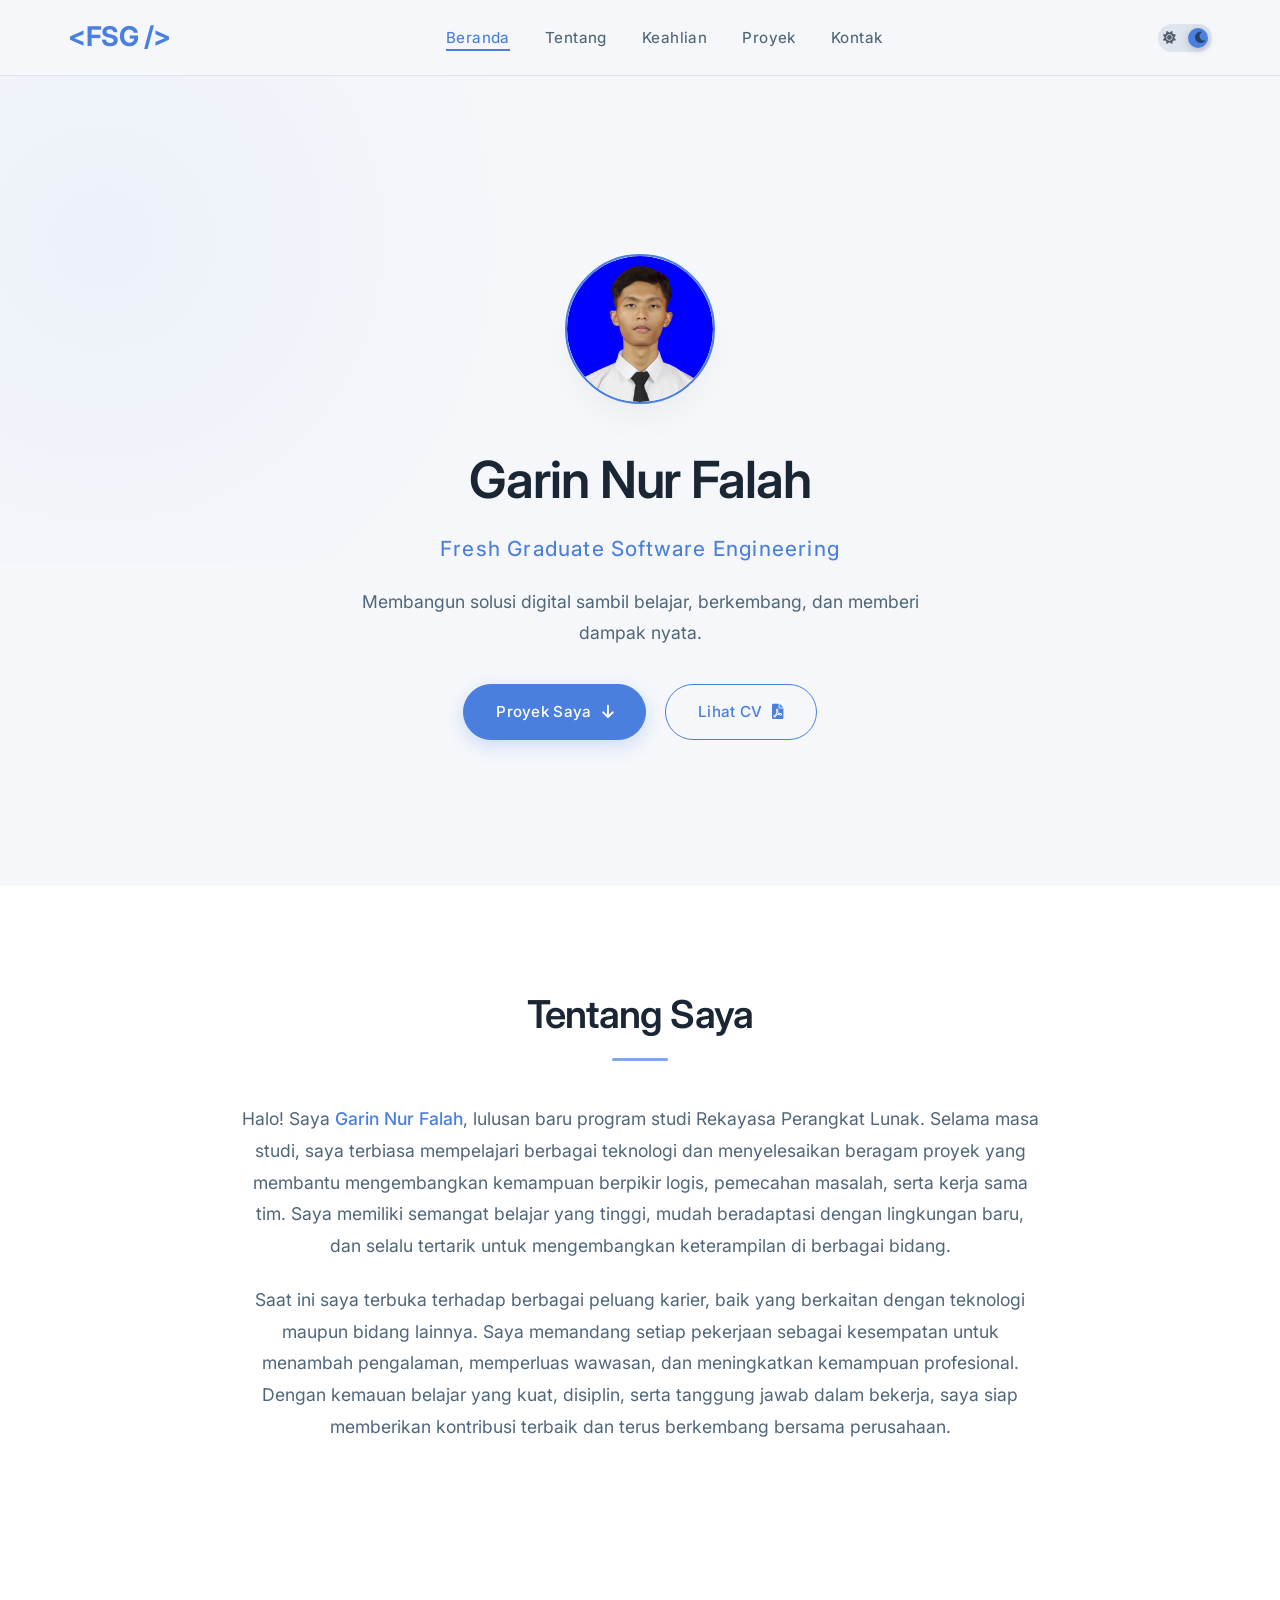
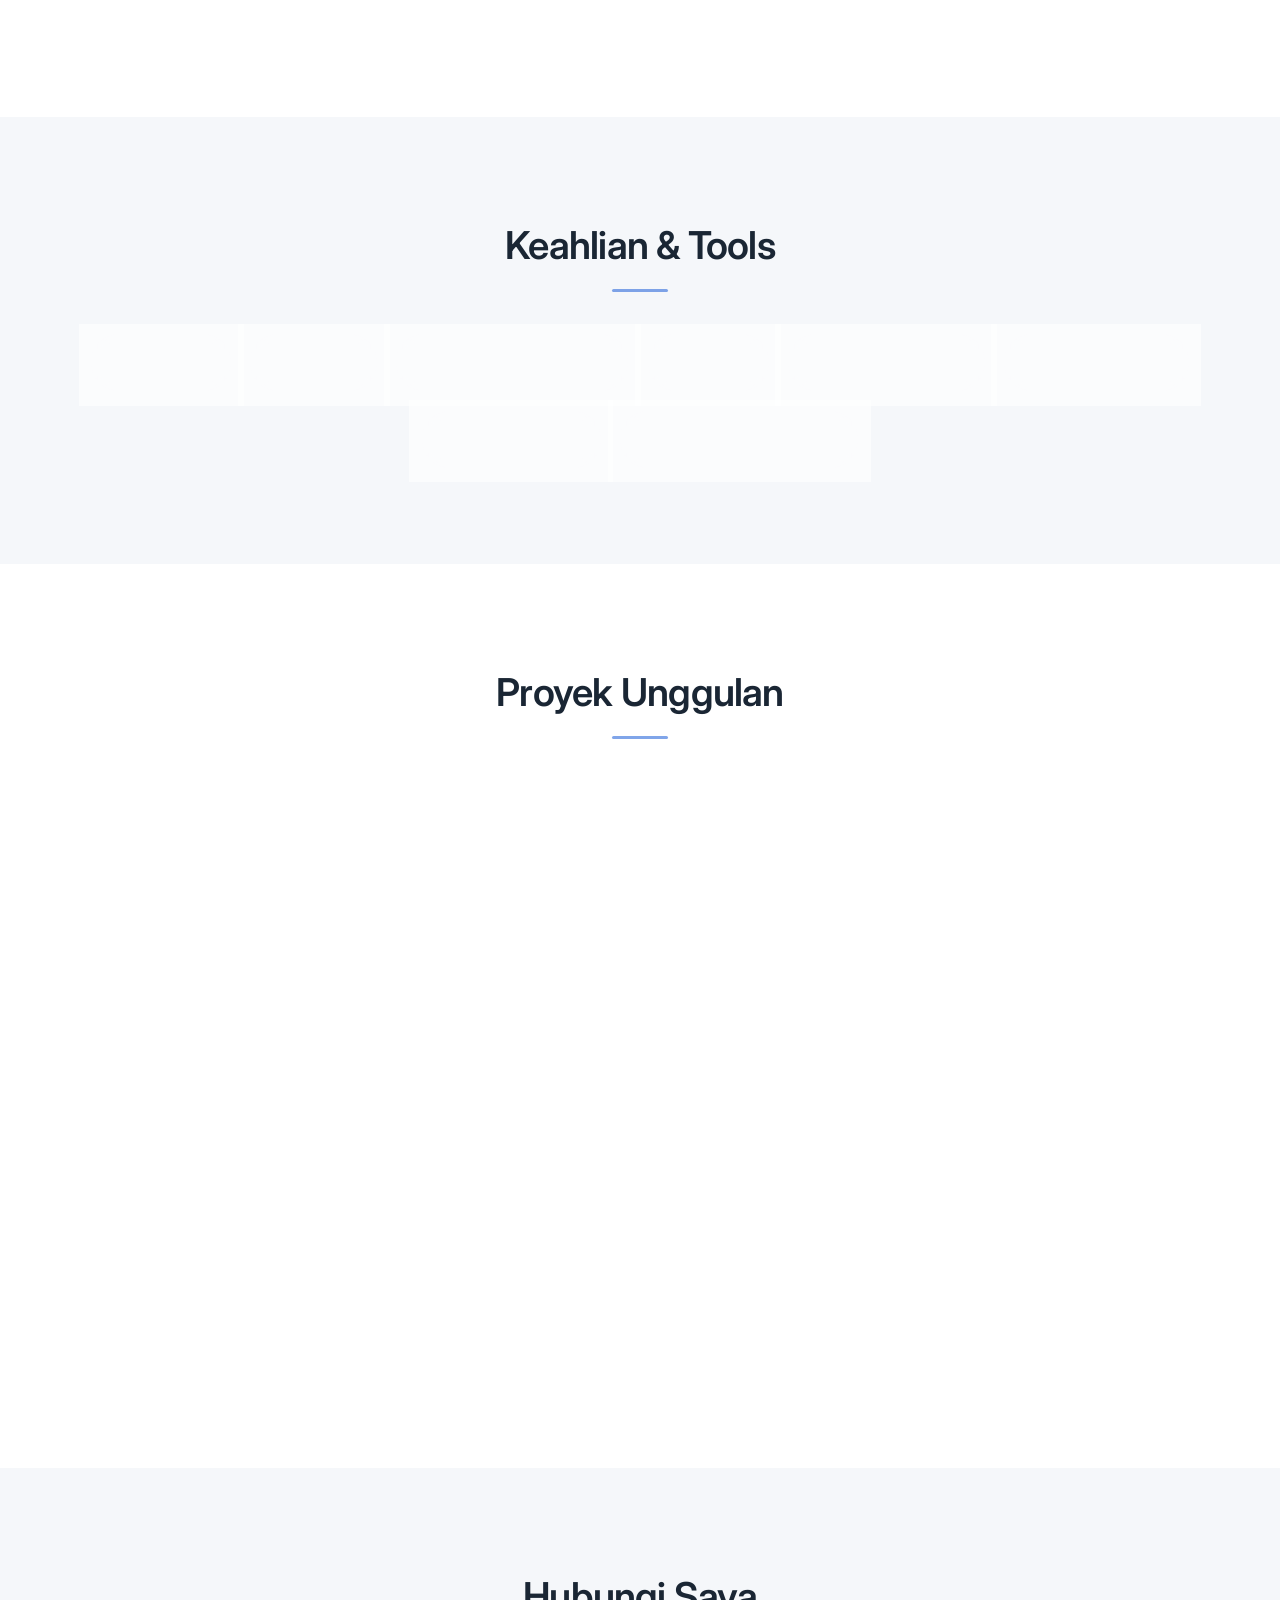
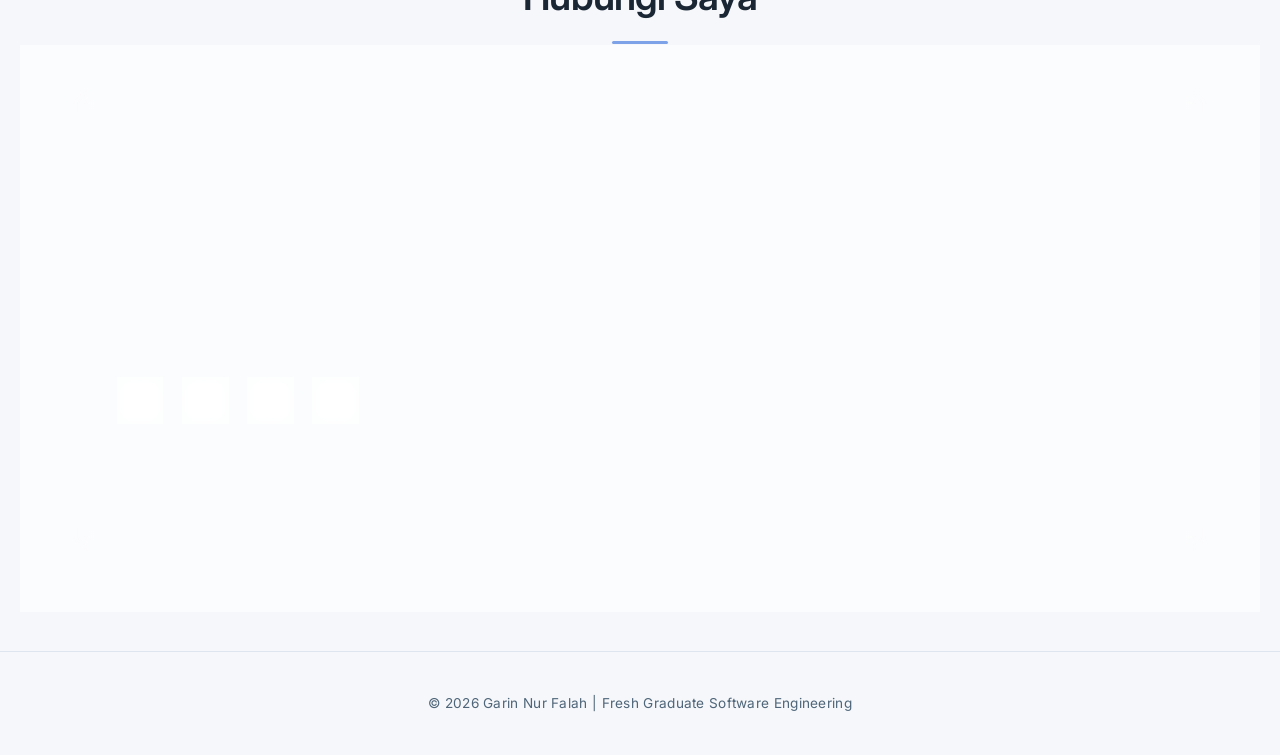
<file: index.html>
<!DOCTYPE html>
<html lang="id">
<head>
    <meta charset="UTF-8">
    <meta name="viewport" content="width=device-width, initial-scale=1.0, viewport-fit=cover">
    <title>Portofolio | Fresh Graduate Software Engineering</title>
    <link href="https://fonts.googleapis.com/css2?family=Inter:opsz,wght@14..32,300;14..32,400;14..32,600;14..32,700;14..32,800&display=swap" rel="stylesheet">
    <link rel="stylesheet" href="https://cdnjs.cloudflare.com/ajax/libs/font-awesome/6.0.0-beta3/css/all.min.css">
    <link rel="stylesheet" href="style.css">
</head>
<body>
    <nav class="navbar">
        <div class="container nav-container">
            <div class="logo">
                <a href="#">&lt;FSG /&gt;</a>
            </div>
            <ul class="nav-links">
                <li><a href="#home" class="nav-link active">Beranda</a></li>
                <li><a href="#about" class="nav-link">Tentang</a></li>
                <li><a href="#skills" class="nav-link">Keahlian</a></li>
                <li><a href="#projects" class="nav-link">Proyek</a></li>
                <li><a href="#contact" class="nav-link">Kontak</a></li>
            </ul>
            <div class="theme-toggle">
                <i class="fas fa-sun"></i>
                <i class="fas fa-moon"></i>
                <div class="toggle-ball"></div>
            </div>
            <div class="mobile-menu">
                <i class="fas fa-bars"></i>
            </div>
        </div>
    </nav>

    <main>
        <section id="home" class="hero">
            <div class="container hero-container">
                <div class="avatar">
                    <img src="garin.png" alt="Foto Profil">
                </div>
                <h1 class="hero-name">Garin Nur Falah</h1>
                <p class="hero-title">Fresh Graduate Software Engineering</p>
                <p class="hero-desc">Membangun solusi digital sambil belajar, berkembang, dan memberi dampak nyata.</p>
                <div class="hero-buttons">
                    <a href="#projects" class="btn btn-primary">Proyek Saya<i class="fas fa-arrow-down"></i></a>
                    <a href="https://drive.google.com/file/d/13CNF9sEGM7fuDnyTnQ1Wgf6ubqKePRch/view?usp=drivesdk" class="btn btn-outline">Lihat CV <i class="fas fa-file-pdf"></i></a>
                </div>
            </div>
        </section>

        <section id="about" class="about">
            <div class="container">
                <h2 class="section-title">Tentang Saya</h2>
                <div class="about-content">
                    <p>
                        Halo! Saya <span class="highlight">Garin Nur Falah</span>, lulusan baru program studi Rekayasa Perangkat Lunak.
                        Selama masa studi, saya terbiasa mempelajari berbagai teknologi dan menyelesaikan beragam proyek yang membantu
                        mengembangkan kemampuan berpikir logis, pemecahan masalah, serta kerja sama tim. Saya memiliki semangat belajar yang tinggi,
                        mudah beradaptasi dengan lingkungan baru, dan selalu tertarik untuk mengembangkan keterampilan di berbagai bidang.
                    </p>

                    <p>
                        Saat ini saya terbuka terhadap berbagai peluang karier, baik yang berkaitan dengan teknologi maupun bidang lainnya.
                        Saya memandang setiap pekerjaan sebagai kesempatan untuk menambah pengalaman, memperluas wawasan, dan meningkatkan kemampuan profesional.
                        Dengan kemauan belajar yang kuat, disiplin, serta tanggung jawab dalam bekerja, saya siap memberikan kontribusi terbaik
                        dan terus berkembang bersama perusahaan.
                    </p>
                    <div class="about-info">
                        <div><i class="fas fa-map-marker-alt"></i> Cimahi Selatan, Indonesia</div>
                        <div><i class="fas fa-graduation-cap"></i> SMK Teknologi Industri Pembangunan Cimahi</div>
                        <div><i class="fas fa-laptop-code"></i> Fresh Graduate, siap berkembang</div>
                    </div>
                </div>
            </div>
        </section>

        <section id="skills" class="skills">
    <div class="container">
        <h2 class="section-title">Keahlian & Tools</h2>
        <div class="skills-grid">
            <div class="skill-card"><i class="fab fa-html5"></i> HTML5</div>
            <div class="skill-card"><i class="fab fa-css3-alt"></i> CSS3</div>
            <div class="skill-card"><i class="fab fa-js"></i> JavaScript (Native)</div>
            <div class="skill-card"><i class="fab fa-java"></i> Java</div>
            <div class="skill-card"><i class="fas fa-mobile-alt"></i> Android Studio</div>
            <div class="skill-card"><i class="fas fa-code"></i> XML Layout</div>
            <div class="skill-card"><i class="fab fa-git-alt"></i> Git & GitHub</div>
            <div class="skill-card"><i class="fas fa-plug"></i> REST API Integration</div>
        </div>
    </div>
</section>

        <section id="projects" class="projects">
            <div class="container">
                <h2 class="section-title">Proyek Unggulan</h2>
                <div class="projects-grid">
                   <div class="project-card">
                    <div class="project-icon"><i class="fas fa-qrcode"></i></div>
                        <h3>QRScanX - Absensi QR</h3>
                        <p>Aplikasi Android untuk absensi tenant berbasis QR Code. Tenant melakukan scan kode QR yang dinamis untuk mencatat kehadiran, disertai riwayat absensi dan manajemen data tenant. Dibangun dengan Android Studio (Java) dan database PostgreSQL. Demo tidak tersedia karena projek ini berbentuk aplikasi Android.</p>
                        <div class="project-tech">Android Java · PostgreSQL · REST API · XML</div>
                        <div class="project-links">
                            <a href="#"><i class="fas fa-external-link-alt"></i> Demo</a>
                        </div>
                    </div>
                    <div class="project-card">
                        <div class="project-icon"><i class="fas fa-tint"></i></div>
                        <h3>CoolPlus - Pesan Galon</h3>
                        <p>Aplikasi Android untuk pemesanan isi ulang galon. Customer dapat memesan galon, memilih jadwal antar, dan melihat riwayat pesanan. Dibangun dengan Android Studio (Java) dan database PostgreSQL untuk manajemen pesanan & pengiriman. Demo tidak tersedia karena projek ini berbentuk aplikasi Android.</p>
                        <div class="project-tech">Android Java · PostgreSQL · REST API · XML</div>
                        <div class="project-links">
                            <a href="#"><i class="fas fa-external-link-alt"></i> Demo</a>
                        </div>
                    </div>
                    <div class="project-card">
                        <div class="project-icon"><i class="fas fa-gamepad"></i></div>
                        <h3>Catnisa - Game Makan</h3>
                        <p>Aplikasi game sederhana yang memakan sebuah makanan yang jatuh dari atas dan harus diarahkan supaya dapat dimakan. Demo hanya support untuk desktop/komputer saja.</p>
                        <div class="project-tech">HTML · CSS · JS</div>
                        <div class="project-links">
                            <a href="gindex.html"><i class="fas fa-external-link-alt"></i> Demo</a>
                        </div>
                    </div>
                </div>
            </div>
        </section>

        <section id="contact" class="contact">
            <div class="container">
                <h2 class="section-title">Hubungi Saya</h2>
                <div class="contact-wrapper">
                    <div class="contact-info">
                        <p>Saya sangat terbuka untuk diskusi, kolaborasi, atau sekadar ngobrol soal teknologi. Jangan ragu untuk menghubungi saya!</p>
                        <div class="contact-details">
                            <div><i class="fas fa-envelope"></i> garin.rpl.a@gmail.com</div>
                            <div><i class="fas fa-phone-alt"></i> +62 895 3442 93020</div>
                            <div><i class="fas fa-map-marker-alt"></i> Cimahi Selatan, Indonesia</div>
                        </div>
                        <div class="social-links">
                            <a href="https://wa.me/62895344293020?text=Selamat%20pagi%20garin" aria-label="GitHub"><i class="fab fa-whatsapp"></i></a>
                            <a href="#" aria-label="LinkedIn"><i class="fab fa-tiktok"></i></a>
                            <a href="#" aria-label="Twitter"><i class="fab fa-twitter"></i></a>
                            <a href="https://www.instagram.com/gnfishere?igsh=azNmd2w3ejU0eDRv" aria-label="Instagram"><i class="fab fa-instagram"></i></a>
                        </div>
                    </div>
                    <form class="contact-form" id="contactForm">
    <input type="text" name="name" placeholder="Nama lengkap" required>
    <input type="email" name="email" placeholder="Alamat email" required>
    <textarea name="message" rows="4" placeholder="Tulis pesan Anda..." required></textarea>
    <button type="submit" class="btn btn-primary">
        Kirim Pesan <i class="fas fa-paper-plane"></i>
    </button>
    <div id="formStatus" style="margin-top: 1rem; font-size: 0.9rem;"></div>
</form>
                </div>
            </div>
        </section>
    </main>

    <footer class="footer">
        <div class="container">
            <p>&copy; 2026 Garin Nur Falah | Fresh Graduate Software Engineering</p>
        </div>
    </footer>

    <script src="script.js"></script>
</body>
</html>
</file>
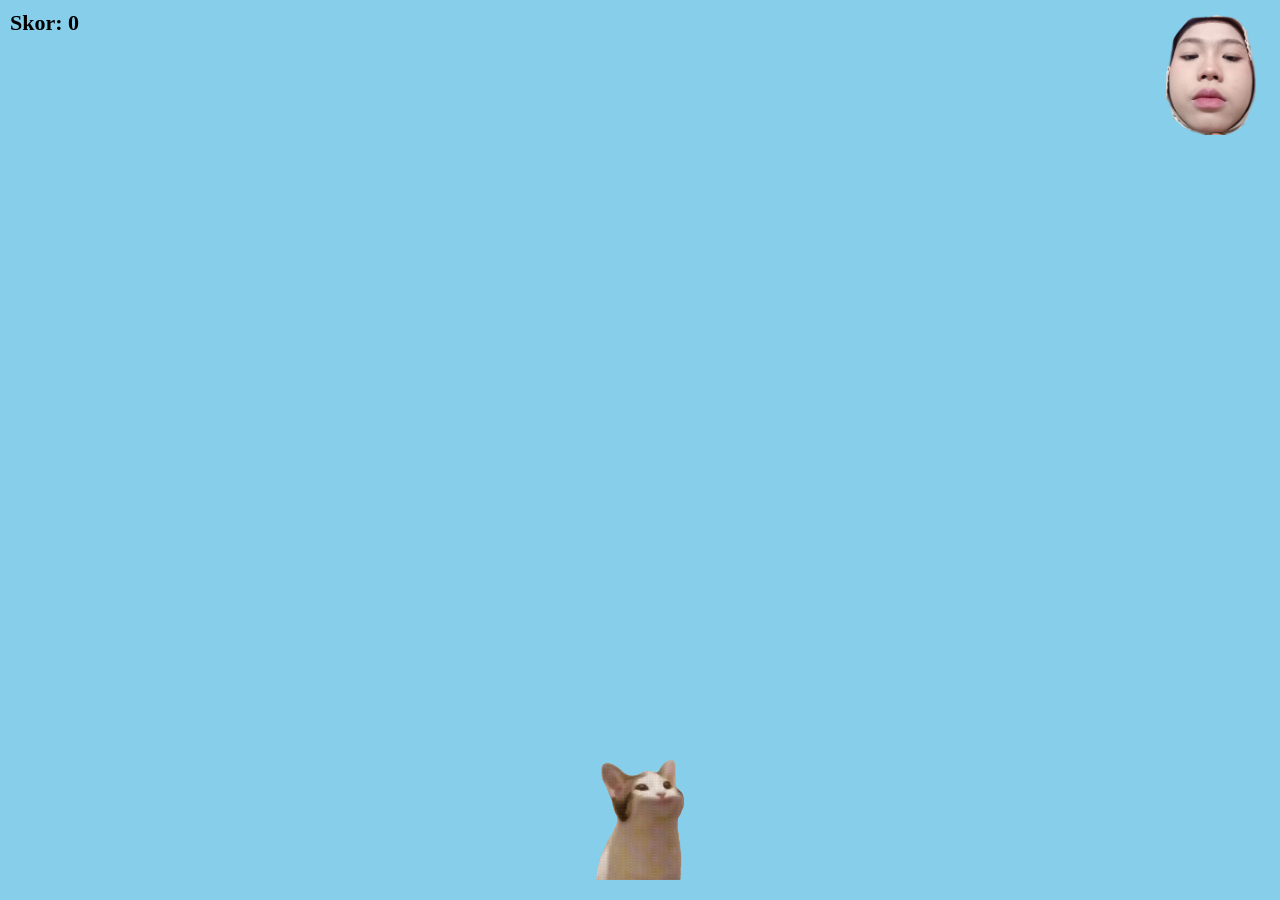
<file: Eat/index.html>
<!DOCTYPE html>
<html lang="id">

<head>
<meta charset="UTF-8">
<title>Eat Game</title>
<link rel="stylesheet" href="style.css">
</head>

<body>

<div id="game">

<div id="score">Skor: 0</div>

<img id="cat" src="emmm.png">

</div>

<script src="script.js"></script>

</body>
</html>
</file>
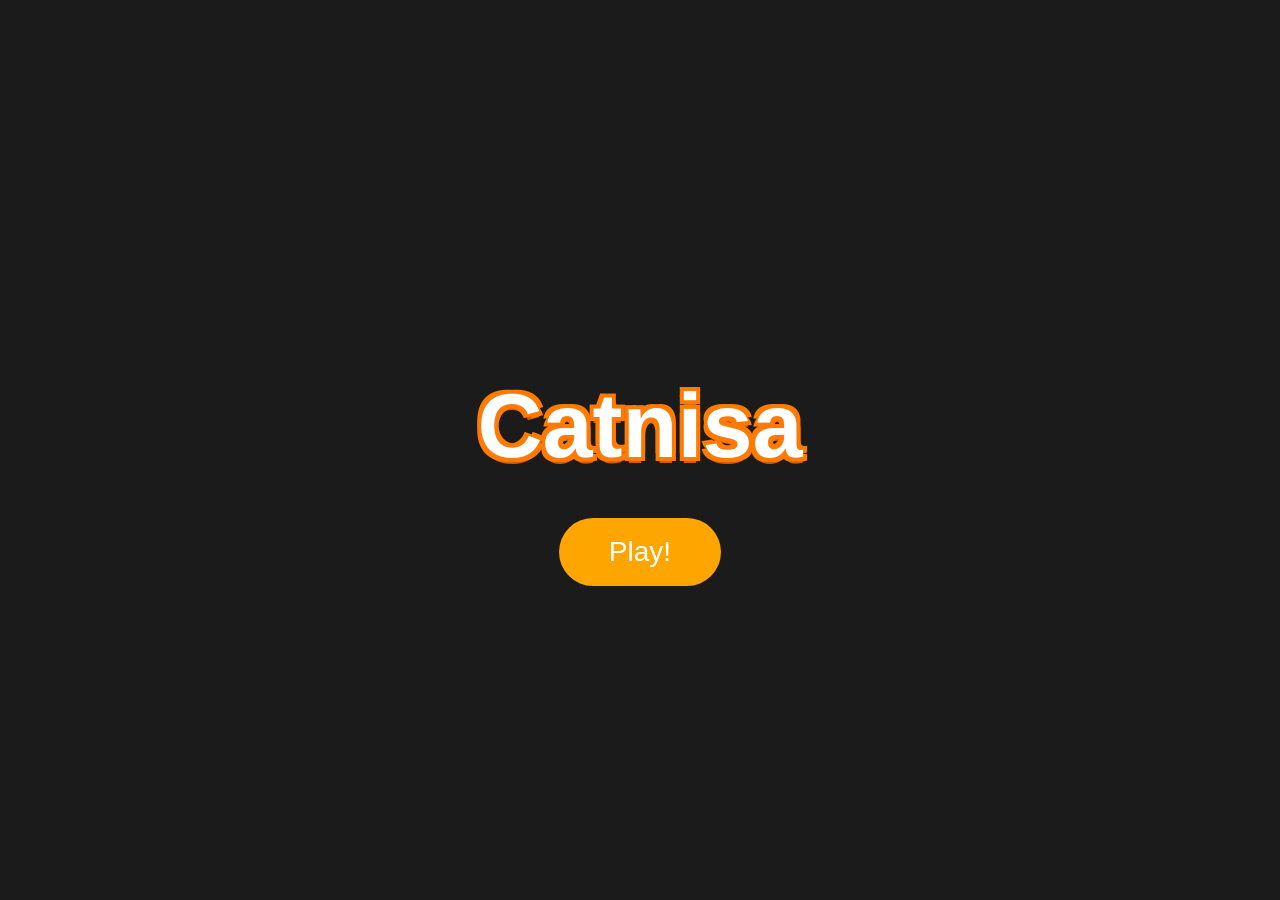
<file: gindex.html>
<!DOCTYPE html>
<html lang="id">

<head>
<meta charset="UTF-8">
<title>Mini Games</title>
<link rel="stylesheet" href="gstyle.css">
</head>

<body>

<div class="container">

    <h1 id="title">Catnisa</h1>

    <button id="playButton" onclick="startMenu()">
        Play!
    </button>

    <div id="menuButtons">

        <button onclick="openGame('Eat')">
        Eat!
        </button>

    </div>

</div>

<script src="gscript.js"></script>

</body>
</html>
</file>
<file: style.css>
/* ============================================================
   RESET & VARIABLES GLOBAL - Tema Elegan (Slate Dingin)
   ============================================================ */
* {
    margin: 0;
    padding: 0;
    box-sizing: border-box;
}

html {
    scroll-behavior: smooth;
}

body {
    font-family: 'Inter', -apple-system, BlinkMacSystemFont, sans-serif;
    background-color: var(--bg-primary);
    color: var(--text-primary);
    line-height: 1.7;
    overflow-x: hidden;
    transition: background-color 0.4s ease, color 0.3s ease;
    -webkit-font-smoothing: antialiased;
    -moz-osx-font-smoothing: grayscale;
}

/* ========== PALET WARNA (DINGIN & KALEM) ========== */
:root {
    /* Dark Mode - Slate Gelap Kebiruan */
    --bg-primary: #0b1120;
    --bg-secondary: #111c2e;
    --card-bg: rgba(17, 28, 46, 0.65);
    --card-border: rgba(56, 78, 110, 0.25);
    --accent: #5b8def;
    --accent-hover: #7aa2f7;
    --text-primary: #eef2f6;
    --text-secondary: #b0c4de;
    --border-light: rgba(56, 78, 110, 0.3);
    --shadow-color: rgba(0, 0, 0, 0.35);
    --glass-bg: rgba(17, 28, 46, 0.5);
}

/* Light Mode - Putih Bersih & Abu-abu Lembut */
body.light-mode {
    --bg-primary: #f5f7fa;
    --bg-secondary: #ffffff;
    --card-bg: rgba(255, 255, 255, 0.6);
    --card-border: rgba(200, 212, 230, 0.4);
    --accent: #4a7fe0;
    --accent-hover: #6b96e8;
    --text-primary: #1a2634;
    --text-secondary: #4f6579;
    --border-light: rgba(200, 212, 230, 0.5);
    --shadow-color: rgba(0, 0, 0, 0.06);
    --glass-bg: rgba(255, 255, 255, 0.5);
}

/* ========== TYPOGRAPHY ========== */
.section-title {
    font-size: 2.4rem;
    font-weight: 600;
    letter-spacing: -0.02em;
    text-align: center;
    margin-bottom: 3.5rem;
    position: relative;
    display: inline-block;
    width: 100%;
    color: var(--text-primary);
}

.section-title::after {
    content: '';
    position: absolute;
    bottom: -14px;
    left: 50%;
    transform: translateX(-50%);
    width: 56px;
    height: 3px;
    background: var(--accent);
    border-radius: 4px;
    opacity: 0.7;
}

/* ========== CONTAINER ========== */
.container {
    max-width: 1200px;
    margin: 0 auto;
    padding: 0 28px;
}

/* ========== NAVBAR (Glassmorphism) ========== */
.navbar {
    position: sticky;
    top: 0;
    background: var(--glass-bg);
    backdrop-filter: blur(16px) saturate(180%);
    -webkit-backdrop-filter: blur(16px) saturate(180%);
    z-index: 1000;
    border-bottom: 1px solid var(--border-light);
    padding: 0.9rem 0;
    transition: background 0.3s;
}

.nav-container {
    display: flex;
    justify-content: space-between;
    align-items: center;
}

.logo a {
    font-size: 1.7rem;
    font-weight: 700;
    letter-spacing: -0.5px;
    text-decoration: none;
    color: var(--accent);
    transition: var(--transition);
}

.logo a:hover {
    color: var(--accent-hover);
}

.nav-links {
    display: flex;
    gap: 2.2rem;
    list-style: none;
}

.nav-link {
    text-decoration: none;
    color: var(--text-secondary);
    font-weight: 450;
    font-size: 0.95rem;
    letter-spacing: 0.4px;
    transition: var(--transition);
    position: relative;
}

.nav-link::after {
    content: '';
    position: absolute;
    bottom: -4px;
    left: 0;
    width: 0;
    height: 2px;
    background: var(--accent);
    transition: width 0.3s ease;
}

.nav-link:hover::after,
.nav-link.active::after {
    width: 100%;
}

.nav-link:hover,
.nav-link.active {
    color: var(--accent);
}

/* ========== THEME TOGGLE (Slider Halus) ========== */
.theme-toggle {
    width: 54px;
    height: 28px;
    background: var(--border-light);
    border-radius: 40px;
    display: flex;
    align-items: center;
    justify-content: space-between;
    padding: 0 5px;
    position: relative;
    cursor: pointer;
    transition: background 0.25s ease;
    flex-shrink: 0;
}

.theme-toggle i {
    font-size: 13px;
    color: var(--text-primary);
    z-index: 1;
    opacity: 0.7;
}

.theme-toggle .toggle-ball {
    position: absolute;
    width: 20px;
    height: 20px;
    background: var(--accent);
    border-radius: 50%;
    left: 4px;
    transition: transform 0.3s cubic-bezier(0.34, 1.56, 0.64, 1);
    box-shadow: 0 2px 8px rgba(0, 0, 0, 0.2);
}

body.light-mode .theme-toggle .toggle-ball {
    transform: translateX(26px);
}

.mobile-menu {
    display: none;
    font-size: 1.6rem;
    cursor: pointer;
    color: var(--text-primary);
    transition: var(--transition);
}

.mobile-menu:hover {
    color: var(--accent);
}

/* ========== HERO ========== */
.hero {
    min-height: 90vh;
    display: flex;
    align-items: center;
    text-align: center;
    padding: 5rem 0 3rem;
    position: relative;
}

/* Dekorasi lembut di belakang hero (opsional) */
.hero::before {
    content: '';
    position: absolute;
    top: -20%;
    left: -10%;
    width: 60%;
    height: 80%;
    background: radial-gradient(circle at 30% 50%, rgba(91, 141, 239, 0.06) 0%, transparent 70%);
    pointer-events: none;
    z-index: 0;
}

.hero-container {
    position: relative;
    z-index: 1;
    display: flex;
    flex-direction: column;
    align-items: center;
}

.avatar {
    width: 150px;
    height: 150px;
    background: var(--bg-secondary);
    border-radius: 50%;
    display: flex;
    align-items: center;
    justify-content: center;
    margin-bottom: 2rem;
    border: 2px solid var(--accent);
    box-shadow: 0 20px 40px -12px var(--shadow-color);
    transition: var(--transition);
    overflow: hidden;
}

.avatar img {
    width: 100%;
    height: 100%;
    object-fit: cover;
    border-radius: 50%;
}

.avatar:hover {
    transform: scale(1.02);
    box-shadow: 0 28px 50px -12px var(--shadow-color);
}

.hero-name {
    font-size: 3.2rem;
    font-weight: 600;
    letter-spacing: -0.02em;
    color: var(--text-primary);
    margin-bottom: 0.5rem;
}

.hero-title {
    font-size: 1.3rem;
    font-weight: 450;
    color: var(--accent);
    letter-spacing: 1.2px;
    margin-bottom: 1.2rem;
}

.hero-desc {
    color: var(--text-secondary);
    max-width: 600px;
    margin-bottom: 2.2rem;
    font-size: 1.1rem;
    line-height: 1.8;
}

/* ========== BUTTONS ========== */
.btn {
    display: inline-flex;
    align-items: center;
    gap: 10px;
    padding: 14px 32px;
    border-radius: 50px;
    font-weight: 500;
    font-size: 0.95rem;
    letter-spacing: 0.3px;
    text-decoration: none;
    transition: all 0.3s cubic-bezier(0.25, 0.46, 0.45, 0.94);
    border: 1.5px solid transparent;
    cursor: pointer;
}

.btn-primary {
    background: var(--accent);
    color: #ffffff;
    border-color: var(--accent);
    box-shadow: 0 6px 18px rgba(91, 141, 239, 0.25);
}

.btn-primary:hover {
    background: transparent;
    color: var(--accent);
    border-color: var(--accent);
    transform: translateY(-3px);
    box-shadow: 0 12px 28px rgba(91, 141, 239, 0.15);
}

.btn-outline {
    border: 1.5px solid var(--accent);
    color: var(--accent);
    background: transparent;
}

.btn-outline:hover {
    background: var(--accent);
    color: #ffffff;
    transform: translateY(-3px);
    box-shadow: 0 12px 28px rgba(91, 141, 239, 0.15);
}

.hero-buttons {
    display: flex;
    gap: 1.2rem;
    flex-wrap: wrap;
    justify-content: center;
}

/* ========== ABOUT ========== */
.about {
    padding: 6rem 0;
    background-color: var(--bg-secondary);
}

.about-content {
    max-width: 800px;
    margin: 0 auto;
    text-align: center;
    font-size: 1.1rem;
    color: var(--text-secondary);
    line-height: 1.8;
}

.about-content p {
    margin-bottom: 1.4rem;
}

.highlight {
    color: var(--accent);
    font-weight: 500;
}

.about-info {
    display: flex;
    flex-wrap: wrap;
    justify-content: center;
    gap: 1.5rem;
    margin-top: 2.5rem;
    padding-top: 1rem;
}

.about-info div {
    display: flex;
    align-items: center;
    gap: 10px;
    font-size: 0.95rem;
    background: var(--card-bg);
    backdrop-filter: blur(8px);
    -webkit-backdrop-filter: blur(8px);
    padding: 10px 22px;
    border-radius: 50px;
    border: 1px solid var(--card-border);
    box-shadow: 0 2px 12px var(--shadow-color);
    transition: var(--transition);
}

.about-info div:hover {
    transform: translateY(-2px);
    border-color: var(--accent);
}

.about-info i {
    color: var(--accent);
    width: 20px;
}

/* ========== SKILLS ========== */
.skills {
    padding: 6rem 0;
}

.skills-grid {
    display: flex;
    flex-wrap: wrap;
    justify-content: center;
    gap: 1.2rem;
}

.skill-card {
    background: var(--card-bg);
    backdrop-filter: blur(8px);
    -webkit-backdrop-filter: blur(8px);
    padding: 14px 26px;
    border-radius: 50px;
    display: inline-flex;
    align-items: center;
    gap: 14px;
    font-weight: 450;
    font-size: 1rem;
    transition: all 0.3s cubic-bezier(0.25, 0.46, 0.45, 0.94);
    border: 1px solid var(--card-border);
    color: var(--text-primary);
    box-shadow: 0 2px 8px var(--shadow-color);
}

.skill-card i {
    font-size: 1.4rem;
    color: var(--accent);
}

.skill-card:hover {
    transform: translateY(-6px) scale(1.02);
    border-color: var(--accent);
    box-shadow: 0 16px 32px -8px rgba(91, 141, 239, 0.15);
    background: var(--bg-secondary);
}

/* ========== PROJECTS ========== */
.projects {
    padding: 6rem 0;
    background: var(--bg-secondary);
}

.projects-grid {
    display: grid;
    grid-template-columns: repeat(auto-fit, minmax(320px, 1fr));
    gap: 2.5rem;
    margin-bottom: 3.5rem;
}

.project-card {
    background: var(--card-bg);
    backdrop-filter: blur(8px);
    -webkit-backdrop-filter: blur(8px);
    border-radius: 28px;
    padding: 2.2rem 1.8rem;
    transition: all 0.4s cubic-bezier(0.25, 0.46, 0.45, 0.94);
    border: 1px solid var(--card-border);
    text-align: center;
    color: var(--text-primary);
    box-shadow: 0 6px 24px var(--shadow-color);
}

.project-card:hover {
    transform: translateY(-10px) scale(1.01);
    border-color: var(--accent);
    box-shadow: 0 24px 48px -12px var(--shadow-color);
}

.project-icon {
    font-size: 2.8rem;
    color: var(--accent);
    margin-bottom: 1.2rem;
}

.project-card h3 {
    font-size: 1.5rem;
    font-weight: 600;
    margin-bottom: 0.6rem;
    letter-spacing: -0.3px;
}

.project-card p {
    color: var(--text-secondary);
    font-size: 0.95rem;
    margin-bottom: 1rem;
    line-height: 1.7;
}

.project-tech {
    font-size: 0.8rem;
    color: var(--accent);
    margin: 1.2rem 0;
    letter-spacing: 0.5px;
    font-weight: 450;
    opacity: 0.8;
}

.project-links {
    display: flex;
    justify-content: center;
    gap: 1.8rem;
}

.project-links a {
    text-decoration: none;
    color: var(--text-secondary);
    transition: var(--transition);
    font-size: 0.9rem;
    display: inline-flex;
    align-items: center;
    gap: 6px;
    font-weight: 450;
}

.project-links a:hover {
    color: var(--accent);
    transform: translateY(-2px);
}

.more-projects {
    text-align: center;
}

/* ========== CONTACT ========== */
.contact {
    padding: 6rem 0;
}

.contact-wrapper {
    display: grid;
    grid-template-columns: 1fr 1fr;
    gap: 3.5rem;
    background: var(--card-bg);
    backdrop-filter: blur(12px);
    -webkit-backdrop-filter: blur(12px);
    border-radius: 36px;
    padding: 2.8rem 3rem;
    border: 1px solid var(--card-border);
    box-shadow: 0 8px 32px var(--shadow-color);
}

.contact-info p {
    color: var(--text-secondary);
    margin-bottom: 1.8rem;
    line-height: 1.8;
}

.contact-details div {
    margin-bottom: 1.2rem;
    display: flex;
    align-items: center;
    gap: 14px;
    color: var(--text-primary);
    font-weight: 450;
}

.contact-details i {
    color: var(--accent);
    width: 24px;
    font-size: 1.1rem;
}

.social-links {
    display: flex;
    gap: 1.2rem;
    margin-top: 2.5rem;
}

.social-links a {
    background: var(--glass-bg);
    backdrop-filter: blur(4px);
    -webkit-backdrop-filter: blur(4px);
    width: 46px;
    height: 46px;
    display: flex;
    align-items: center;
    justify-content: center;
    border-radius: 50%;
    font-size: 1.2rem;
    color: var(--text-secondary);
    transition: all 0.3s ease;
    border: 1px solid var(--card-border);
}

.social-links a:hover {
    background: var(--accent);
    color: #ffffff;
    transform: translateY(-4px);
    box-shadow: 0 8px 20px rgba(91, 141, 239, 0.25);
}

.contact-form {
    display: flex;
    flex-direction: column;
    gap: 1.2rem;
}

.contact-form input,
.contact-form textarea {
    background: var(--bg-primary);
    border: 1px solid var(--border-light);
    padding: 16px 20px;
    border-radius: 24px;
    color: var(--text-primary);
    font-family: inherit;
    font-size: 0.95rem;
    transition: all 0.3s ease;
    outline: none;
}

.contact-form input:focus,
.contact-form textarea:focus {
    border-color: var(--accent);
    box-shadow: 0 0 0 3px rgba(91, 141, 239, 0.15);
}

.contact-form textarea {
    min-height: 130px;
    resize: vertical;
}

.contact-form button {
    background: var(--accent);
    border: none;
    font-weight: 500;
    justify-content: center;
    color: white;
    padding: 16px 32px;
    border-radius: 50px;
    letter-spacing: 0.5px;
    transition: all 0.3s ease;
    cursor: pointer;
    box-shadow: 0 6px 18px rgba(91, 141, 239, 0.2);
}

.contact-form button:hover {
    background: var(--accent-hover);
    transform: translateY(-2px);
    box-shadow: 0 12px 28px rgba(91, 141, 239, 0.25);
}

/* ========== FOOTER ========== */
.footer {
    padding: 2.5rem 0;
    text-align: center;
    border-top: 1px solid var(--border-light);
    color: var(--text-secondary);
    font-size: 0.85rem;
    letter-spacing: 0.3px;
}

.footer i {
    margin: 0 4px;
    color: var(--accent);
}

/* ========== ANIMASI FADE-IN ========== */
.fade-section {
    opacity: 0;
    transform: translateY(40px);
    transition: opacity 0.8s cubic-bezier(0.25, 0.46, 0.45, 0.94),
                transform 0.8s cubic-bezier(0.25, 0.46, 0.45, 0.94);
}

.fade-section.visible {
    opacity: 1;
    transform: translateY(0);
}

/* ========== RESPONSIVE ========== */
@media (max-width: 768px) {
    .nav-links {
        position: fixed;
        top: 70px;
        left: -100%;
        width: 70%;
        height: calc(100vh - 70px);
        background: var(--glass-bg);
        backdrop-filter: blur(24px) saturate(180%);
        -webkit-backdrop-filter: blur(24px) saturate(180%);
        flex-direction: column;
        align-items: center;
        justify-content: center;
        transition: left 0.4s cubic-bezier(0.25, 0.46, 0.45, 0.94);
        gap: 2.5rem;
        border-right: 1px solid var(--border-light);
        z-index: 999;
    }

    .nav-links.active {
        left: 0;
    }

    .mobile-menu {
        display: block;
    }

    .hero-name {
        font-size: 2.4rem;
    }

    .hero-title {
        font-size: 1.1rem;
    }

    .contact-wrapper {
        grid-template-columns: 1fr;
        padding: 2rem 1.5rem;
    }

    .section-title {
        font-size: 2rem;
    }

    .about-info {
        flex-direction: column;
        align-items: center;
    }

    .theme-toggle {
        margin-right: 0.8rem;
    }
}

@media (max-width: 480px) {
    .container {
        padding: 0 18px;
    }

    .hero-buttons {
        flex-direction: column;
        width: 100%;
        max-width: 300px;
    }

    .btn {
        justify-content: center;
        padding: 14px 24px;
    }

    .projects-grid {
        grid-template-columns: 1fr;
    }
}
</file>
<file: Eat/style.css>
body{
margin:0;
overflow:hidden;
background:#87CEEB;
}

#game{
width:100vw;
height:100vh;
position:relative;
}

#cat{
position:absolute;
bottom:20px;
left:50%;
transform:translateX(-50%);
width:120px;
pointer-events:none;
}

.food{
position:absolute;
width:90px;
height:120px;
animation:spinPulse 3s infinite linear;
}

@keyframes spinPulse{

0%{
transform:rotate(0deg) scale(1);
}

50%{
transform:rotate(180deg) scale(1.1);
}

100%{
transform:rotate(360deg) scale(1);
}

}


#score{
position:absolute;
top:10px;
left:10px;
font-size:22px;
font-weight:bold;
}

@keyframes pulse{

0%{
transform:scale(1);
}

100%{
transform:scale(1.25);
}

}
</file>
<file: gstyle.css>
body{

margin:0;
height:100vh;

display:flex;
justify-content:center;
align-items:center;

background:#1b1b1b;

/* font bawaan sistem */
font-family:
"Arial Rounded MT Bold",
"Trebuchet MS",
Verdana,
sans-serif;

}

/* container utama */

.container{
text-align:center;
}

/* tulisan Catnisa */
@keyframes wiggleButton{

0%{
transform:scale(1) rotate(-1deg);
}

100%{
transform:scale(1.08) rotate(1deg);
}

}
#title{

font-size:90px;

color:white;

font-weight:900;

/* outline oranye kartun */
text-shadow:
-4px -4px 0 #ff7a00,
4px -4px 0 #ff7a00,
-4px 4px 0 #ff7a00,
4px 4px 0 #ff7a00,
0px 6px 0 #d45c00;

/* animasi kedut */
animation:wiggle 0.6s infinite alternate;

margin-bottom:40px;

}

/* animasi kedut */

@keyframes wiggle{

0%{
transform:scale(1) rotate(-1deg);
}

100%{
transform:scale(1.08) rotate(1deg);
}

}

/* tombol play */

#playButton{

padding:18px 50px;

font-size:28px;

border:none;
border-radius:50px;

background:orange;
color:white;

cursor:pointer;

transition:0.2s;

}

#playButton:hover{

transform:scale(1.1);

}

/* menu tombol */

#menuButtons{

margin-top:40px;

display:none;

justify-content:center;
gap:20px;

}

/* tombol menu */

#menuButtons button{

padding:15px 35px;

font-size:18px;

border:none;
border-radius:30px;

background:#ff7b00;
color:white;

cursor:pointer;

transition:0.2s;

}

#menuButtons button:hover{

transform:scale(1.1);

}
#playButton{

padding:18px 50px;

font-size:28px;

border:none;
border-radius:50px;

background:orange;
color:white;

cursor:pointer;

animation:wiggleButton 0.8s infinite alternate;

transition:0.2s;

}

#playButton:hover{

transform:scale(1.15);

}
#menuButtons button{

padding:15px 35px;

font-size:18px;

border:none;
border-radius:30px;

background:#ff7b00;
color:white;

cursor:pointer;

animation:wiggleButton 1s infinite alternate;

transition:0.2s;

}
#menuButtons button:nth-child(1){
animation-delay:0s;
}

#menuButtons button:nth-child(2){
animation-delay:0.2s;
}

#menuButtons button:nth-child(3){
animation-delay:0.4s;
}
</file>
